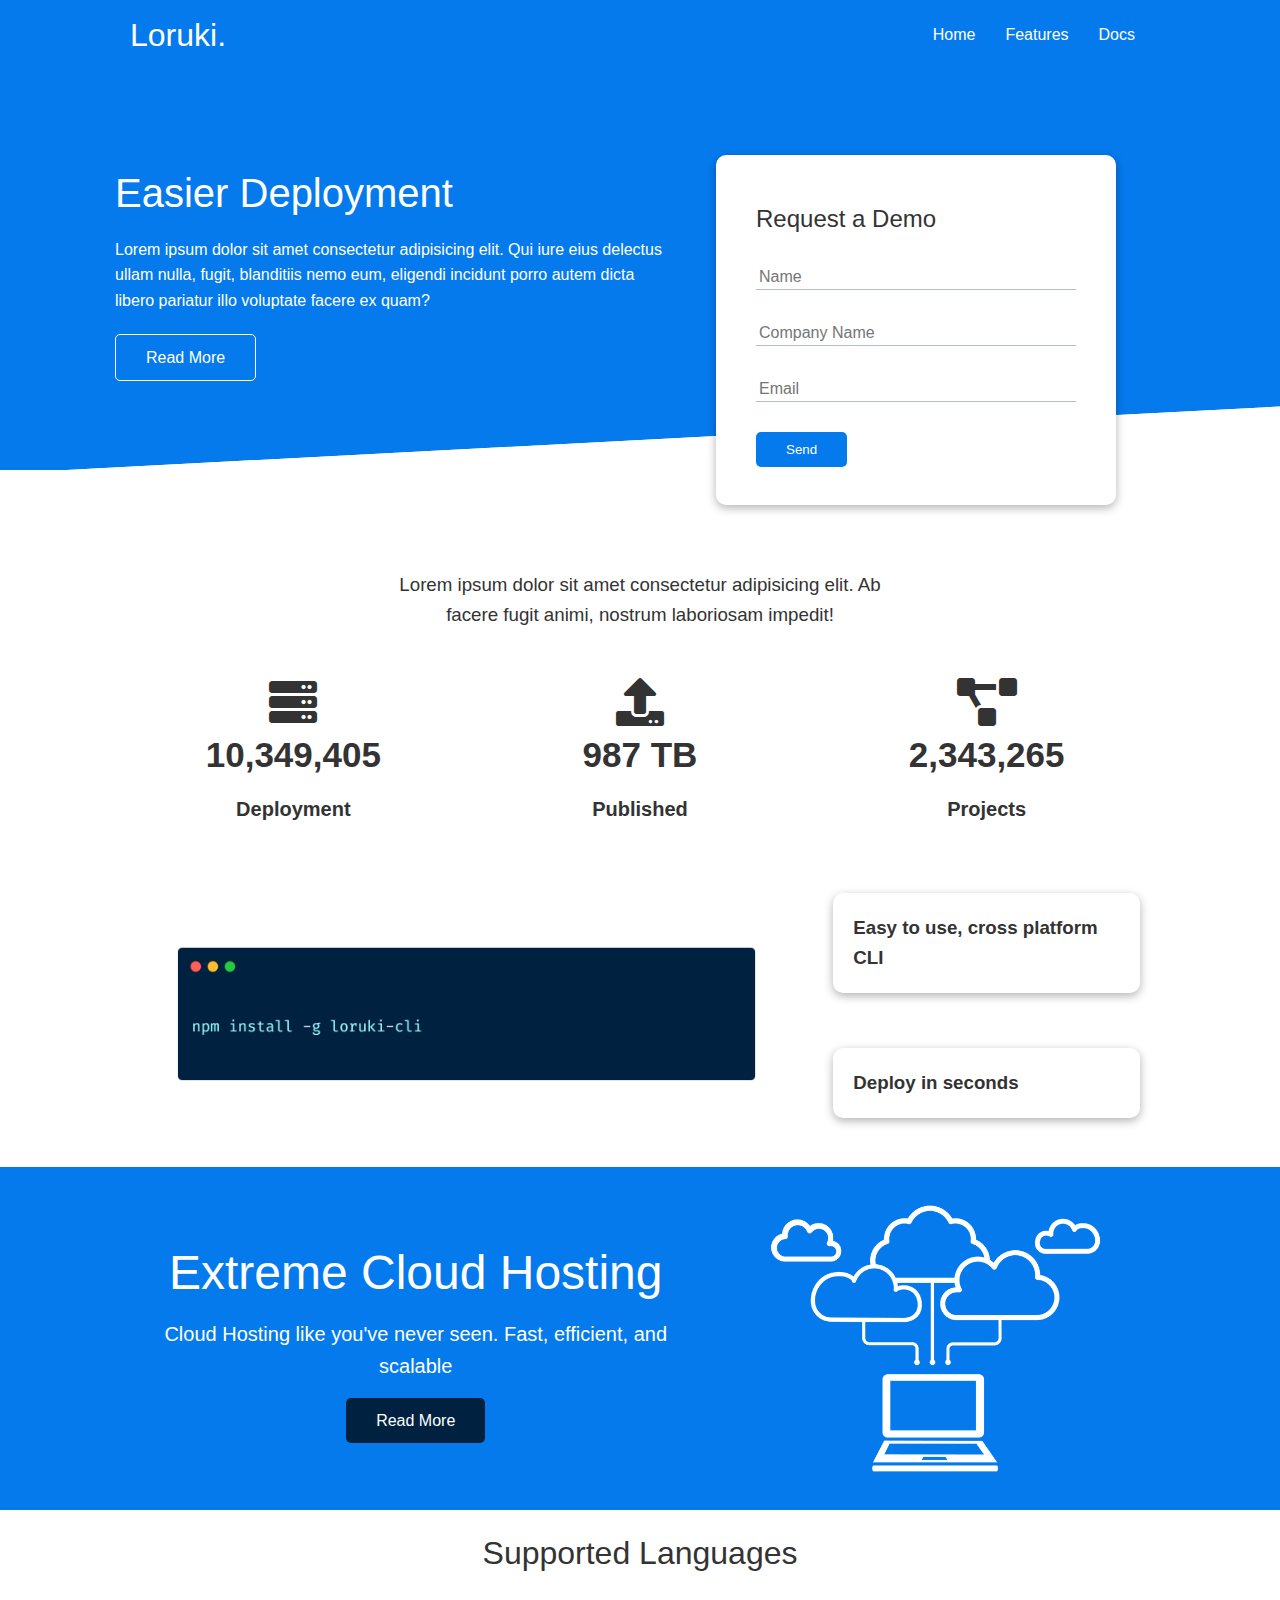
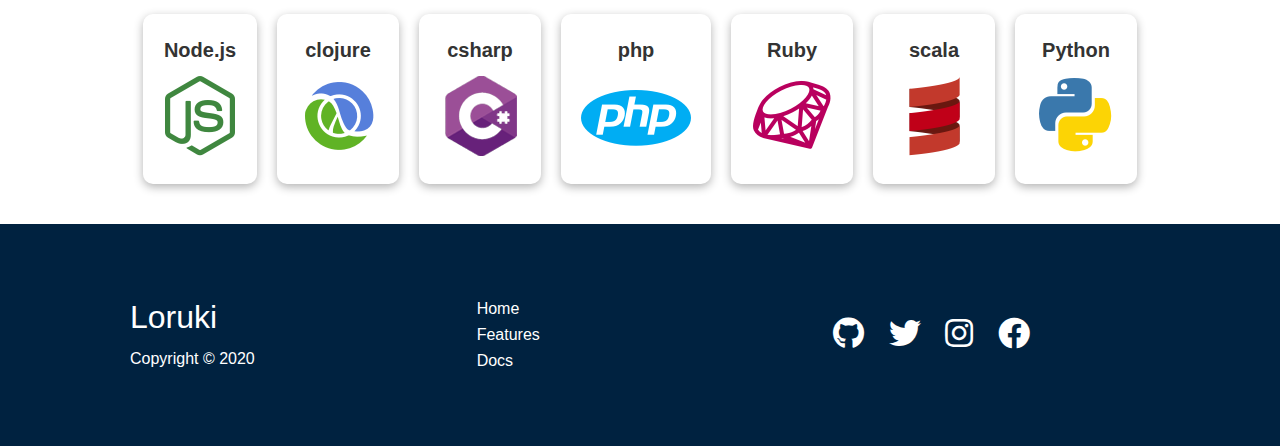
<file: index.html>
<!DOCTYPE html>
<html lang="en">
<head>
    <meta charset="UTF-8">
    <meta name="viewport" content="width=device-width, initial-scale=1.0">
    <link rel="stylesheet" href="https://cdnjs.cloudflare.com/ajax/libs/font-awesome/5.15.1/css/all.min.css" />
    <link rel="stylesheet" href="css/utilities.css">
    <link rel="stylesheet" href="css/style.css">
    <title>Loruki | Cloud Hosting For Everyone</title>
</head>
<body>
    <!-- Navbar -->
    <div class="navbar">
        <div class="container flex">
            <h1 class="logo">Loruki.</h1>
            <nav>
                <ul>
                    <li><a href="index.html">Home</a></li>
                    <li><a href="features.html">Features</a></li>
                    <li><a href="docs.html">Docs</a></li>
                </ul>
            </nav>
        </div>
    </div>

    <!-- Showcase -->
    <section class="showcase">
        <div class="container grid">
            <div class="showcase-text">
                <h1>Easier Deployment</h1>
                <p>Lorem ipsum dolor sit amet consectetur adipisicing elit. Qui iure eius delectus ullam nulla, fugit, blanditiis nemo eum, eligendi incidunt porro autem dicta libero pariatur illo voluptate facere ex quam?</p>
                <a href="features.html" class="btn btn-outline">Read More</a>
            </div>

            <div class="showcase-form card">
                <h2>Request a Demo</h2>
                <form>
                    <div class="form-control">
                        <input type="text" name="name" id="name" placeholder="Name" required>
                    </div>
                    <div class="form-control">
                        <input type="text" name="company" id="name" placeholder="Company Name" required>
                    </div>
                    <div class="form-control">
                        <input type="email" name="email" id="name" placeholder="Email" required>
                    </div>
                    <input type="submit" value="Send" class="btn btn-primary">
                </form>
            </div>
        </div>
    </section>

    <!-- Stats -->
    <section class="stats">
        <div class="container">
            <h3 class="stats-heading text-center my-1">
                Lorem ipsum dolor sit amet consectetur adipisicing elit. Ab facere fugit animi, nostrum laboriosam impedit!
            </h3>

            <div class="grid grid-3 text-center my-4">
                <div>
                    <i class="fas fa-server fa-3x"></i>
                    <h3>10,349,405</h3>
                    <p class="text-secondary">Deployment</p>
                </div>
                <div>
                    <i class="fas fa-upload fa-3x"></i>
                    <h3>987 TB</h3>
                    <p class="text-secondary">Published</p>
                </div>
                <div>
                    <i class="fas fa-project-diagram fa-3x"></i>
                    <h3>2,343,265</h3>
                    <p class="text-secondary">Projects</p>
                </div>
            </div>
        </div>
    </section>

    <!-- Cli -->
    <section class="cli">
        <div class="container grid">
            <img src="images/cli.png" alt="cli">
            <div class="card">
                <h3>Easy to use, cross platform CLI</h3>
            </div>
            <div class="card">
                <h3>Deploy in seconds</h3>
            </div>
        </div>
    </section>

    <!-- Cloud -->
    <section class="cloud bg-primary my-2 py-2">
        <div class="container grid">
            <div class="text-center">
                <h2 class="lg">Extreme Cloud Hosting</h2>
                <p class="lead my-1">Cloud Hosting like you've never seen. Fast, efficient, and scalable</p>
                <a href="features.html" class="btn btn-dark">Read More</a>
            </div>
            <img src="images/cloud.png" alt="cloud">
        </div>
    </section>

    <!-- Languages -->
    <section class="languages">
       <h2 class="md text-center my-2">
           Supported Languages
       </h2>
       <div class="container flex">
           <div class="card">
               <h4>Node.js</h4>
               <img src="images/logos/node.png" alt="node">
           </div>
           <div class="card">
               <h4>clojure</h4>
               <img src="images/logos/clojure.png" alt="node">
           </div>
           <div class="card">
               <h4>csharp</h4>
               <img src="images/logos/csharp.png" alt="node">
           </div>
           <div class="card">
               <h4>php</h4> 
               <img src="images/logos/php.png" alt="node">
           </div>
           <div class="card">
               <h4>Ruby</h4>
               <img src="images/logos/ruby.png" alt="node">
           </div>
           <div class="card">
               <h4>scala</h4>
               <img src="images/logos/scala.png" alt="node">
           </div>
           <div class="card">
               <h4>Python</h4>
               <img src="images/logos/python.png" alt="node">
           </div>
       </div>
    </section>

    <!-- Footer -->
    <footer class="footer bg-dark py-5">
        <div class="container grid grid-3">
            <div>
                <h1>Loruki</h1>
                <p>Copyright &copy; 2020</p>
            </div>
            <nav>
                <ul>
                    <li><a href="index.html">Home</a></li>
                    <li><a href="features.html">Features</a></li>
                    <li><a href="docs.html">Docs</a></li>
                </ul>
            </nav>
            <div class="social">
                <a href="#"><i class="fab fa-github fa-2x"></i></a>
                <a href="#"><i class="fab fa-twitter fa-2x"></i></a>
                <a href="#"><i class="fab fa-instagram fa-2x"></i></a>
                <a href="#"><i class="fab fa-facebook fa-2x"></i></a>
            </div>
        </div>
    </footer>
</body>
</html>
</file>
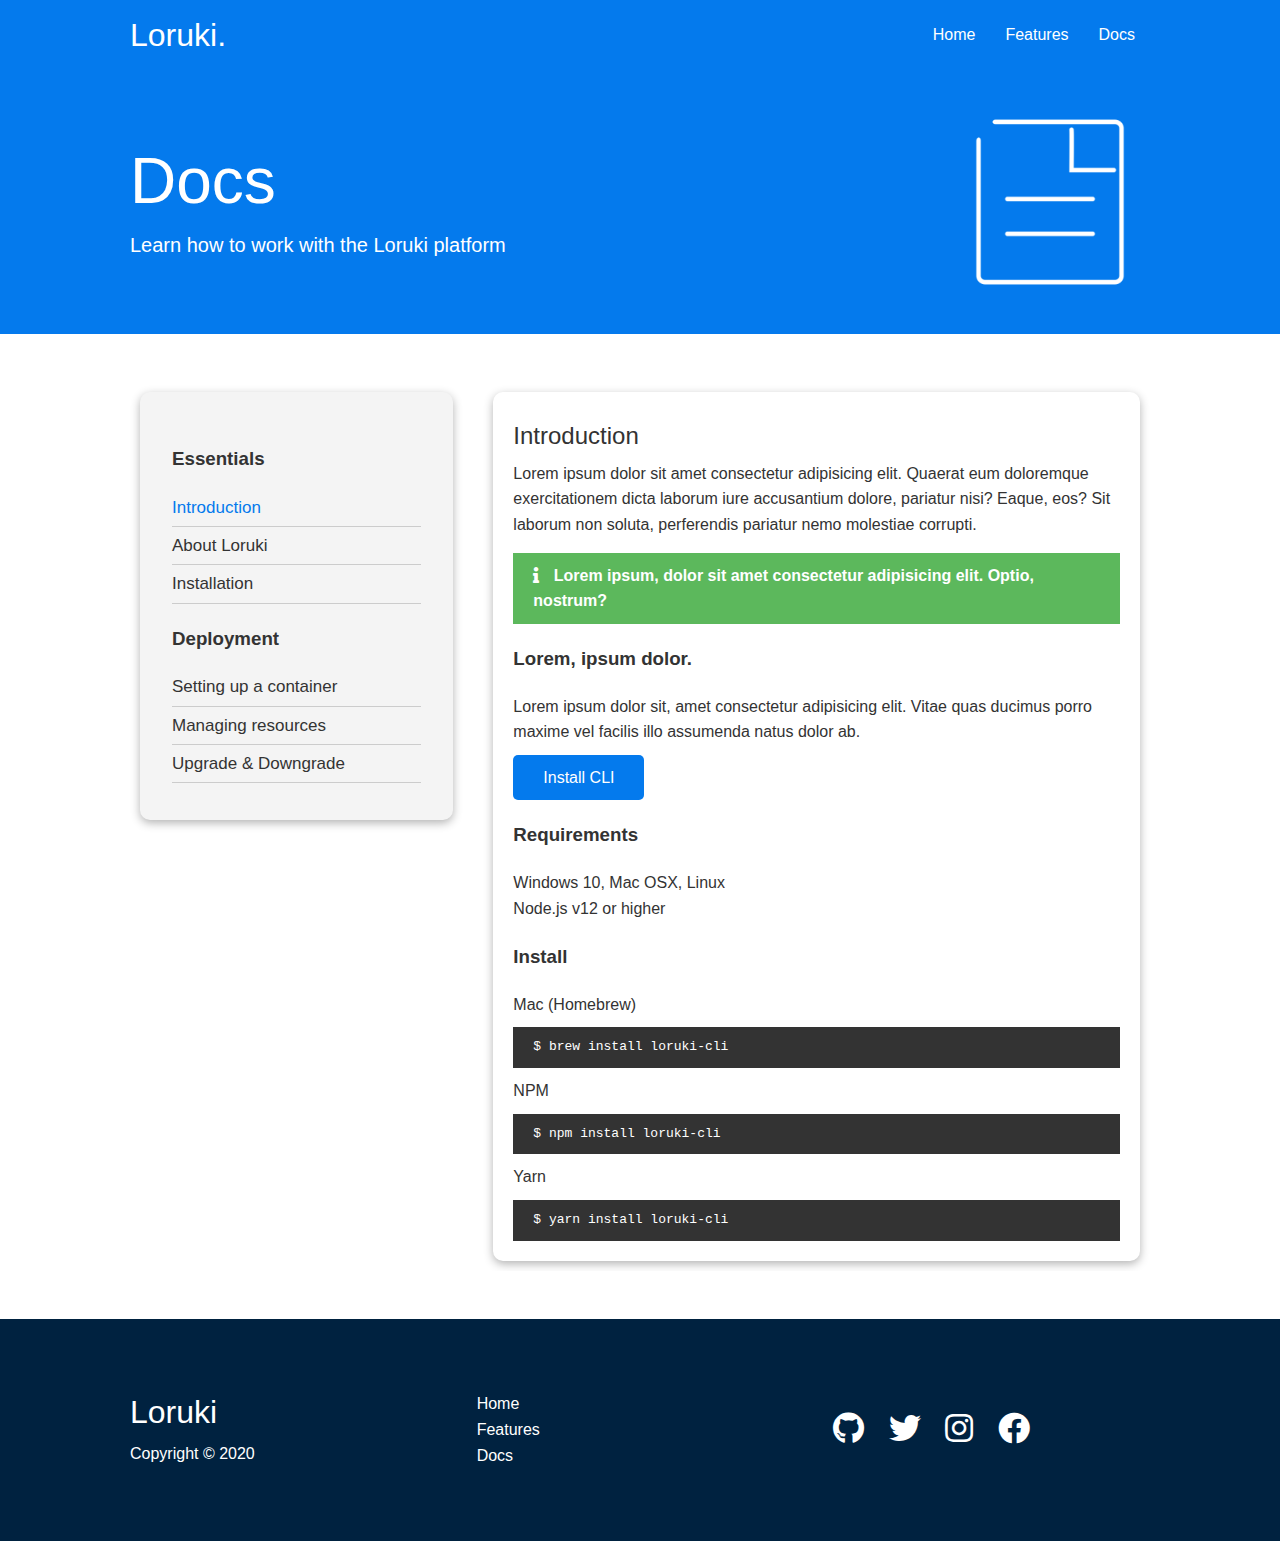
<file: docs.html>
<!DOCTYPE html>
<html lang="en">
<head>
    <meta charset="UTF-8">
    <meta name="viewport" content="width=device-width, initial-scale=1.0">
    <link rel="stylesheet" href="https://cdnjs.cloudflare.com/ajax/libs/font-awesome/5.15.1/css/all.min.css" />
    <link rel="stylesheet" href="css/utilities.css">
    <link rel="stylesheet" href="css/style.css">
    <title>Loruki | Cloud Hosting For Everyone</title>
</head>
<body>
    <!-- Navbar -->
    <div class="navbar">
        <div class="container flex">
            <h1 class="logo">Loruki.</h1>
            <nav>
                <ul>
                    <li><a href="index.html">Home</a></li>
                    <li><a href="features.html">Features</a></li>
                    <li><a href="docs.html">Docs</a></li>
                </ul>
            </nav>
        </div>
    </div>

    <!-- Head -->
    <section class="docs-head bg-primary py-3">
        <div class="container grid">
            <div>
                <h1 class="xl">Docs</h1>
                <p class="lead">
                 Learn how to work with the Loruki platform
                </p>
            </div>
            <img src="images/docs.png" alt="docs">
        </div>
    </section>

    <!-- Docs main -->
    <section class="docs-main my-4">
        <div class="container grid">
            <div class="card bg-light p-3">
                <h3 class="my-2">Essentials</h3>
                <nav>
                    <ul>
                        <li><a href="#" class="text-primary">Introduction</a></li>
                        <li><a href="#">About Loruki</a></li>
                        <li><a href="#">Installation</a></li>
                    </ul>
                </nav>

                <h3 class="my-2">Deployment</h3>
                <nav>
                    <ul>
                        <li><a href="#">Setting up a container</a></li>
                        <li><a href="#">Managing resources</a></li>
                        <li><a href="#">Upgrade & Downgrade</a></li>
                    </ul>
                </nav>
            </div>
            <div class="card">
                <h2>Introduction</h2>
                <p>Lorem ipsum dolor sit amet consectetur adipisicing elit. Quaerat eum doloremque exercitationem dicta laborum iure accusantium dolore, pariatur nisi? Eaque, eos? Sit laborum non soluta, perferendis pariatur nemo molestiae corrupti.</p>

                <div class="alert alert-success">
                    <i class="fas fa-info"></i> Lorem ipsum, dolor sit amet consectetur adipisicing elit. Optio, nostrum?
                </div>

                <h3>Lorem, ipsum dolor.</h3>
                <p>Lorem ipsum dolor sit, amet consectetur adipisicing elit. Vitae quas ducimus porro maxime vel facilis illo assumenda natus dolor ab.</p>
                <a href="#" class="btn btn-primary">Install CLI</a>

                <h3>Requirements</h3>
                <ul>
                    <li>Windows 10, Mac OSX, Linux</li>
                    <li>Node.js v12 or higher</li>
                </ul>

                <h3>Install</h3>
                <p>Mac (Homebrew)</p>
                <pre><code>$ brew install loruki-cli</code></pre>
                <p>NPM</p>
                <pre><code>$ npm install loruki-cli</code></pre>
                <p>Yarn</p>
                <pre><code>$ yarn install loruki-cli</code></pre>
            </div>
        </div>
    </section>
  

    <!-- Footer -->
    <footer class="footer bg-dark py-5">
        <div class="container grid grid-3">
            <div>
                <h1>Loruki</h1>
                <p>Copyright &copy; 2020</p>
            </div>
            <nav>
                <ul>
                    <li><a href="index.html">Home</a></li>
                    <li><a href="features.html">Features</a></li>
                    <li><a href="docs.html">Docs</a></li>
                </ul>
            </nav>
            <div class="social">
                <a href="#"><i class="fab fa-github fa-2x"></i></a>
                <a href="#"><i class="fab fa-twitter fa-2x"></i></a>
                <a href="#"><i class="fab fa-instagram fa-2x"></i></a>
                <a href="#"><i class="fab fa-facebook fa-2x"></i></a>
            </div>
        </div>
    </footer>
</body>
</html>
</file>
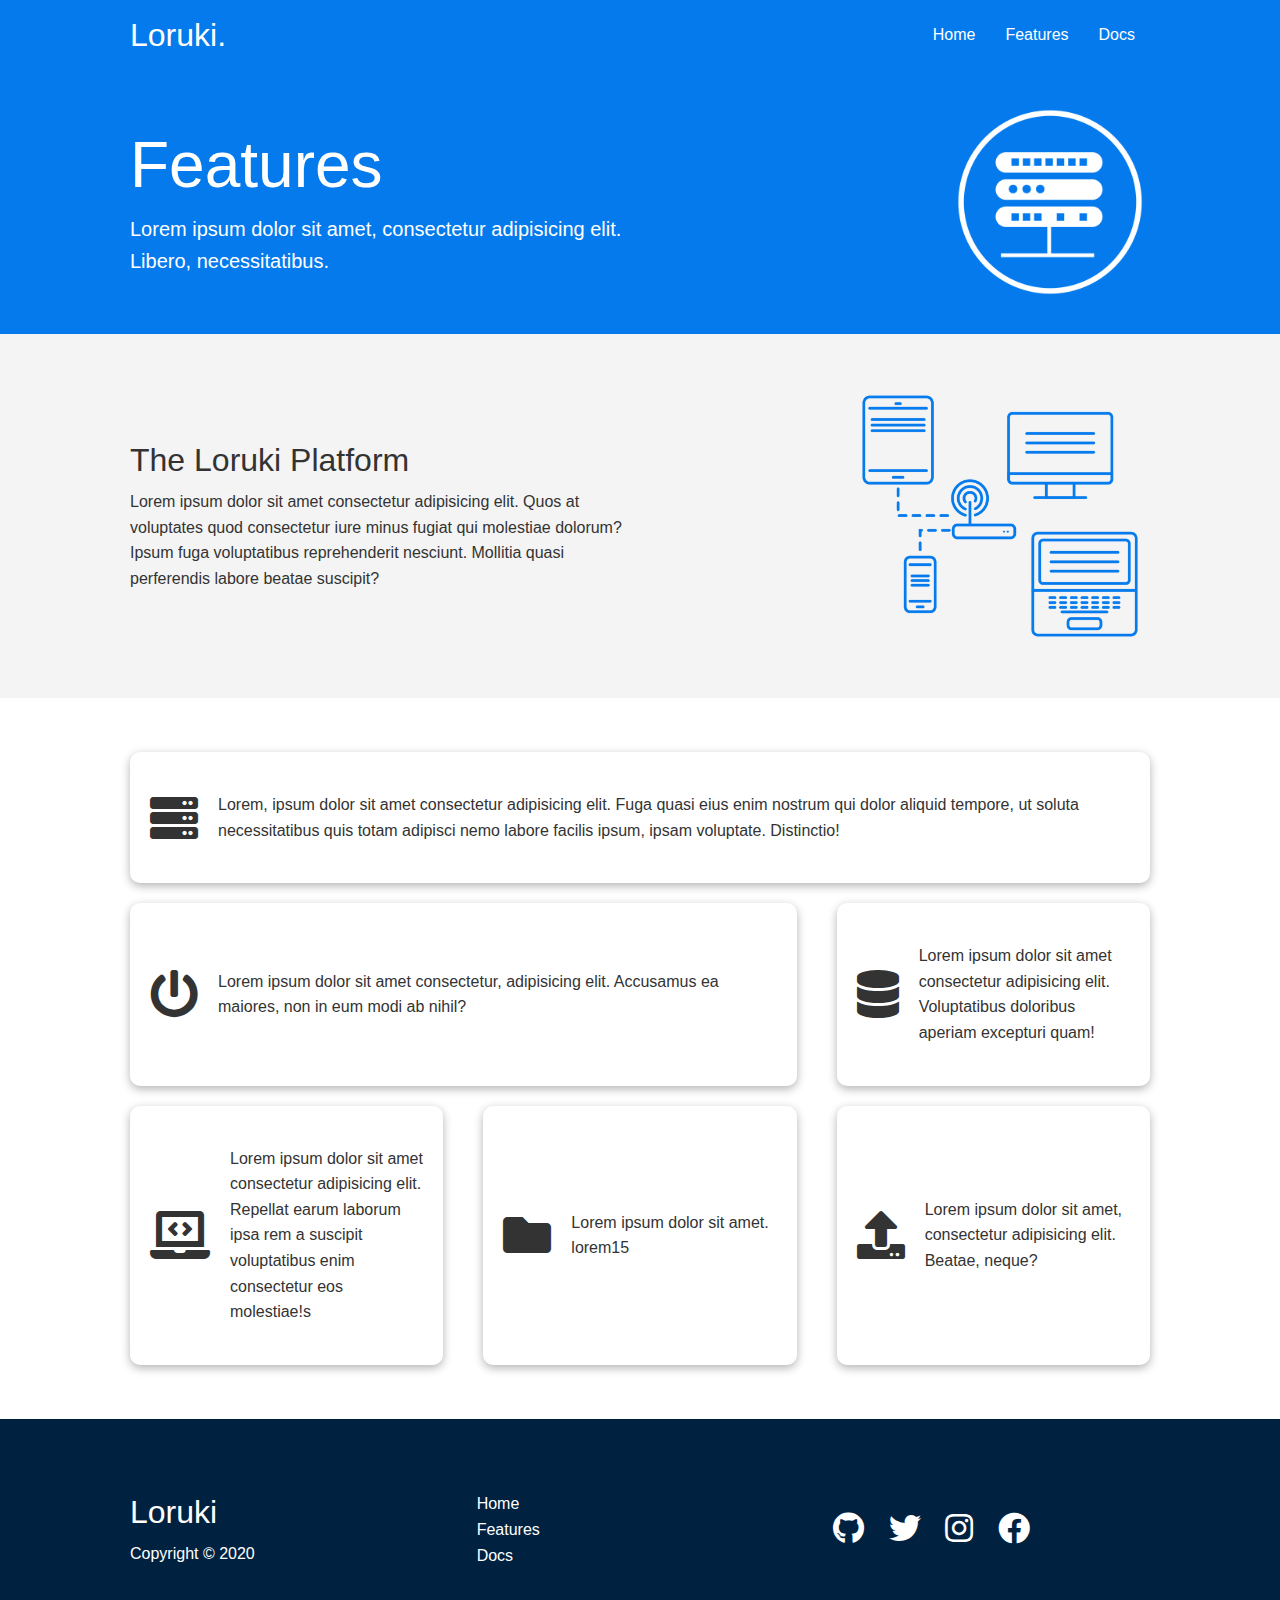
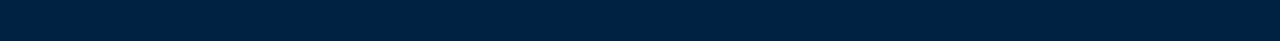
<file: features.html>
<!DOCTYPE html>
<html lang="en">
<head>
    <meta charset="UTF-8">
    <meta name="viewport" content="width=device-width, initial-scale=1.0">
    <link rel="stylesheet" href="https://cdnjs.cloudflare.com/ajax/libs/font-awesome/5.15.1/css/all.min.css" />
    <link rel="stylesheet" href="css/utilities.css">
    <link rel="stylesheet" href="css/style.css">
    <title>Loruki | Cloud Hosting For Everyone</title>
</head>
<body>
    <!-- Navbar -->
    <div class="navbar">
        <div class="container flex">
            <h1 class="logo">Loruki.</h1>
            <nav>
                <ul>
                    <li><a href="index.html">Home</a></li>
                    <li><a href="features.html">Features</a></li>
                    <li><a href="docs.html">Docs</a></li>
                </ul>
            </nav>
        </div>
    </div>

    <!-- Head -->
    <section class="features-head bg-primary py-3">
        <div class="container grid">
            <div>
                <h1 class="xl">Features</h1>
                <p class="lead">
                    Lorem ipsum dolor sit amet, consectetur adipisicing elit. Libero, necessitatibus.
                </p>
            </div>
            <img src="images/server.png" alt="server">
        </div>
    </section>

    <!-- Sub head -->
    <section class="features-sub-head bg-light py-3">
        <div class="container grid">
            <div>
                <h1 class="md">The Loruki Platform</h1>
                <p>
                    Lorem ipsum dolor sit amet consectetur adipisicing elit. Quos at voluptates quod consectetur iure minus fugiat qui molestiae dolorum? Ipsum fuga voluptatibus reprehenderit nesciunt. Mollitia quasi perferendis labore beatae suscipit?
                </p>
            </div>
            <img src="images/server2.png" alt="server">
        </div>
    </section>

    <section class="features-main my-2">
        <div class="container grid grid-3">
            <div class="card flex">
               <i class="fas fa-server fa-3x"></i>
               <p>Lorem, ipsum dolor sit amet consectetur adipisicing elit. Fuga quasi eius enim nostrum qui dolor aliquid tempore, ut soluta necessitatibus quis totam adipisci nemo labore facilis ipsum, ipsam voluptate. Distinctio!</p>
            </div>
            <div class="card flex">
               <i class="fas fa-power-off fa-3x"></i>
               <p>Lorem ipsum dolor sit amet consectetur, adipisicing elit. Accusamus ea maiores, non in eum modi ab nihil?</p>
            </div>
            <div class="card flex">
               <i class="fas fa-database fa-3x"></i>
               <p>Lorem ipsum dolor sit amet consectetur adipisicing elit. Voluptatibus doloribus aperiam excepturi quam!</p>
            </div>
            <div class="card flex">
               <i class="fas fa-laptop-code fa-3x"></i>
               <p>Lorem ipsum dolor sit amet consectetur adipisicing elit. Repellat earum laborum ipsa rem a suscipit voluptatibus enim consectetur eos molestiae!s</p>
            </div>
            <div class="card flex">
               <i class="fas fa-folder fa-3x"></i>
               <p>Lorem ipsum dolor sit amet. lorem15</p>
            </div>
            <div class="card flex">
               <i class="fas fa-upload fa-3x"></i>
               <p>Lorem ipsum dolor sit amet, consectetur adipisicing elit. Beatae, neque?</p>
            </div>
        </div>
    </section>

    <!-- Footer -->
    <footer class="footer bg-dark py-5">
        <div class="container grid grid-3">
            <div>
                <h1>Loruki</h1>
                <p>Copyright &copy; 2020</p>
            </div>
            <nav>
                <ul>
                    <li><a href="index.html">Home</a></li>
                    <li><a href="features.html">Features</a></li>
                    <li><a href="docs.html">Docs</a></li>
                </ul>
            </nav>
            <div class="social">
                <a href="#"><i class="fab fa-github fa-2x"></i></a>
                <a href="#"><i class="fab fa-twitter fa-2x"></i></a>
                <a href="#"><i class="fab fa-instagram fa-2x"></i></a>
                <a href="#"><i class="fab fa-facebook fa-2x"></i></a>
            </div>
        </div>
    </footer>
</body>
</html>
</file>
<file: css/utilities.css>
.container {
    max-width:1100px;
    margin:0 auto;
    overflow:auto;
    padding:0 40px;
    z-index:100;
}

.card {
    background-color:#fff;
    color:#333;
    border-radius:10px;
    box-shadow:0 3px 10px rgba(0,0,0,0.3);
    padding:20px;
    margin:10px;
    z-index:1;
}

.btn {
    display:inline-block;
    padding:10px 30px;
    cursor:pointer;
    background:var(--primary-color);
    color:#fff;
    border:none;
    border-radius:5px;
}

.btn-outline {
    background-color:transparent;
    border:1px solid #fff;
}

.btn:hover {
    transform:scale(0.95);
}

/* Background & Colored Buttons */
.bg-primary, .btn-primary {
    background-color:var(--primary-color);
    color:#fff;
}

.bg-secondary, .btn-secondary {
    background-color:var(--secondary-color);
    color:#fff;
}


.bg-dark, .btn-dark {
    background-color:var(--dark-color);
    color:#fff;
}


.bg-light, .btn-light {
    background-color:var(--light-color);
    color:#333;
}

.bg-primary a, 
.btn-primary a,
.bg-secondary a, 
.btn-secondary a, 
.bg-dark a, 
.btn-dark a {
    color:#fff;
}

.text-primary {
    color:var(--primary-color);
}

/* Text sizes */
.lead {
    font-size:20px;
}

.sm {
    font-size:1rem;
}

.md {
    font-size:2rem;
}

.lg {
    font-size:3rem;
}

.xl {
    font-size:4rem;
}

.text-center {
    text-align:center;
}

/* Alert */
.alert {
    background-color:var(--light-color);
    padding:10px 20px;
    font-weight:bold;
    margin:15px 0;
}

.alert i {
    margin-right:10px;
}

.alert-success {
    background-color:var(--success-color);
    color:#fff;
}


.alert-error {
    background-color:var(--alert-color);
    color:#fff;
}

.flex {
    display:flex;
    justify-content: center;
    align-items:center;
    height:100%;
}

.grid {
    display:grid;
    grid-template-columns:repeat(2,1fr);
    gap:20px;
    justify-content:center;
    align-items:center;
    height:100%;
}

.grid-3 {
    grid-template-columns:repeat(3,1fr);
}

/* Margin */
.my-1 {
    margin:1rem 0;
}

.my-2 {
    margin:1.5rem 0;
}

.my-3 {
    margin:2rem 0;
}

.my-4 {
    margin:3rem 0;
}

.my-5 {
    margin:4rem 0;
}

.m-1 {
    margin:1rem;
}

.m-2 {
    margin:1.5rem; 
}

.m-3 {
    margin:2rem;
}

.m-4 {
    margin:3rem;
}

.m-5 {
    margin:4rem;
}


/* Padding */
.py-1 {
    padding:1rem 0;
}

.py-2 {
    padding:1.5rem 0;
}

.py-3 {
    padding:2rem 0;
}

.py-4 {
    padding:3rem 0;
}

.py-5 {
    padding:4rem 0;
}

.p-1 {
    padding:1rem;
}

.p-2 {
    padding:1.5rem; 
}

.p-3 {
    padding:2rem;
}

.p-4 {
    padding:3rem;
}

.p-5 {
    padding:4rem;
}
</file>
<file: css/style.css>
:root {
    --primary-color:#047aed;
    --secondary-color:#1c3fa8;
    --dark-color:#002240;
    --light-color:#f4f4f4;
    --success-color:#5cb85c;
    --alert-color:#d9534f;
}

* {
    box-sizing:border-box;
    padding:0;
    margin:0;
}

body {
    font-family:'Lato', sans-serif;
    color:#333;
    line-height:1.6;
}

ul {
    list-style-type:none;
}

a {
    text-decoration: none;
    color:#333;
}

h1, h2 {
    font-weight:300;
    line-height:1.2;
    margin:10px 0;
}

p {
    margin: 10px 0;
}

img {
    width:100%;
}

code, pre {
    background:#333;
    color:#fff;
    padding:10px;
}

/* Navbar */
.navbar {
    background-color:var(--primary-color);
    color:#fff;
    height:70px;
}

.navbar .flex {
    justify-content: space-between;
}

.navbar ul {
    display:flex;
}

.navbar a {
    color:#fff;
    padding:10px;
    margin:0 5px;
}

.navbar a:hover {
    border-bottom:2px #fff solid;
}

/* Showcase */
.showcase {
    height:400px;
    background-color:var(--primary-color);
    color:#fff;
    position: relative;
}

.showcase h1 {
    font-size:40px;
}

.showcase p {
    margin:20px 0;
}

.showcase .grid {
    grid-template-columns: 55% 45%;
    gap:30px;
    overflow:visible;
}

.showcase-text {
    animation:slideFromLeft 1s cubic-bezier(0.075, 0.82, 0.165, 1);
}

.showcase-form {
    position: relative;
    top:60px;
    height:350px;
    width:400px;
    padding:40px;
    animation:slideFromRight 1s cubic-bezier(0.175, 0.885, 0.32, 1.275);
}

.showcase-form .form-control {
    margin:30px 0;
}

.showcase-form input[type='text'],
.showcase-form input[type='email'] {
    border:0;
    border-bottom:1px solid #b4becb;
    width:100%;
    padding:3px;
    font-size:16px;
}

.showcase-form input:focus {
    outline:none;
}

.showcase::before,
.showcase::after {
    content:'';
    position: absolute;
    height:100px;
    bottom:-70px;
    right:0;
    left:0;
    background:white;
    transform:skewY(-3deg);
    -webkit-transform:skewY(-3deg);    -ms-transform:skewY(-3deg);   
}

/* Stats */
.stats {
    padding-top:100px;
    animation:slideFromBottom 1s cubic-bezier(0.25, 0.46, 0.45, 0.94);
}

.stats-heading {
    font-weight:300;
    max-width:500px;
    margin:auto;
}

.stats .grid h3 {
    font-size:35px;
}

.stats .grid p {
    font-size:20px;
    font-weight:bold;
}

/* Cli */
.cli .grid {
    grid-template-columns:repeat(3,1fr);
    grid-template-rows:repeat(2,1fr);
}

.cli .grid > *:first-child {
    grid-column:1/ span 2;
    grid-row:1/-1;
}

/* Cloud */
.cloud .grid {
    grid-template-columns: 4fr 3fr;
}

/* Languages */
.languages .flex {
    flex-wrap:wrap;
}

.languages .card {
    text-align:center;
    margin:18px 10px 40px;
    transition:transform 0.2s ease-in;
}

.languages .card h4 {
    font-size:20px;
    margin-bottom:10px;
}

.languages .card:hover {
    transform:translateY(-15px);
}

/* Features */
.features-head img, .docs-head img {
    width:200px;
    justify-self:flex-end;
}

.features-sub-head img {
    width:300px;
    justify-self: flex-end;
}

.features-main .card > i {
    margin-right:20px;
}

.features-main .grid {
    padding:30px;
}

.features-main .card:first-child {
    grid-column:1/-1;
}

.features-main .card:nth-child(2) {
    grid-column:1/3;
}

/* Docs */
.docs-main h3 {
    margin:20px 0;
}

.docs-main .grid {
    grid-template-columns:1fr 2fr;
    align-items:flex-start;
}

.docs-main nav li {
    font-size:17px;
    padding-bottom:5px;
    margin-bottom:5px;
    border-bottom:1px #ccc solid;
}

.docs-main a:hover {
    font-weight:bold;
}

/* Footer */
.footer .social a {
    margin:0 10px;
}

/* Animation */
@keyframes slideFromLeft {
    0% {
        transform:translateX(-100%);
    }

    100% {
        transform: translateX(0);
    }
}

@keyframes slideFromRight {
    0% {
        transform:translateX(100%);
    }

    100% {
        transform: translateX(0);
    }
}

@keyframes slideFromTop {
    0% {
        transform:translateY(-100%);
    }

    100% {
        transform: translateY(0);
    }
}

@keyframes slideFromBottom {
    0% {
        transform:translateY(100%);
        opacity:0;
    }

    50% {
        opacity:0.5;
    }

    100% {
        transform: translateY(0);
        opacity:1;
    }
}


/* Tablets and under */
@media(max-width:768px) {
    .grid,
    .showcase .grid,
    .stats .grid, 
    .cli .grid,
    .cloud .grid,
    .features-main .grid,
    .docs-main .grid {
        grid-template-columns: 1fr;
        grid-template-rows: 1fr;
    }

    .showcase {
        height:auto;
    }

    .showcase-text {
        text-align:center;
        margin-top:40px;
    }

    .showcase-form {
        justify-self: center;
        margin:auto;
    }

    .cli .grid > *:first-child {
        grid-column:1;
        grid-row:1;
    }

    .features-head,
    .features-sub-head,
    .docs-head {
        text-align:center;
    }

    .features-head img,
    .features-sub-head img,
    .docs-head img {
        justify-self: center;
    }

    .features-main .card:first-child,
    .features-main .card:nth-child(2) {
        grid-column:1;
    }    

    .features-main .card:nth-child(5) {
        justify-self: flex-start;
    }
}

/* Mobile */
@media(max-width:500px) {
    .navbar {
        height:110px;
    }

    .navbar .flex {
        flex-direction:column;
    }

    .navbar ul {
        padding:10px;
        background-color:rgba(0,0,0,0.1);
    }
}
</file>
